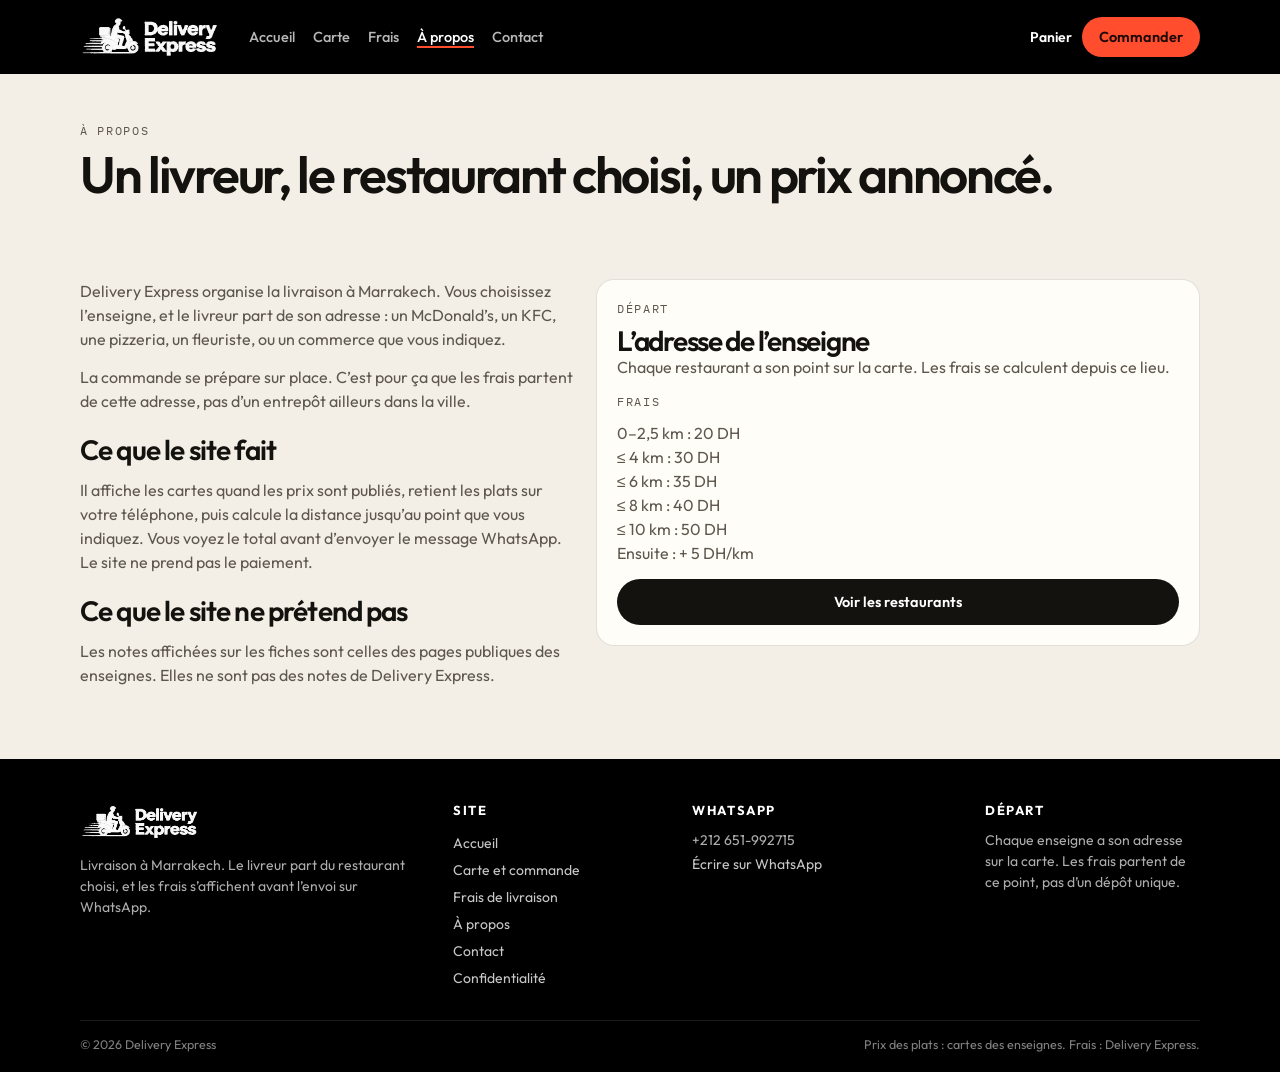
<file: a-propos.html>
<!DOCTYPE html>
<html lang="fr">
<head>
  <meta charset="utf-8">
  <meta name="viewport" content="width=device-width, initial-scale=1">
  <title>À propos — Delivery Express</title>
  <meta name="description" content="Delivery Express livre à Marrakech depuis l’adresse de chaque restaurant, avec des frais calculés sur la route.">
  <meta name="theme-color" content="#000000">
  <link rel="icon" href="assets/logo.png">
  <link rel="preconnect" href="https://fonts.googleapis.com">
  <link rel="preconnect" href="https://fonts.gstatic.com" crossorigin>
  <link href="https://fonts.googleapis.com/css2?family=IBM+Plex+Mono:wght@400;500&family=Outfit:wght@400;500;600;700&display=swap" rel="stylesheet">
  <link rel="stylesheet" href="css/styles.css">
</head>
<body data-page="about">
  <a class="skip" href="#contenu">Aller au contenu</a>
  <header class="header" data-header></header>
  <main id="contenu">
    <div class="wrap page-hero">
      <p class="kicker">À propos</p>
          <h1>Un livreur, le restaurant choisi, un prix annoncé.</h1>
    </div>
    <section class="section">
      <div class="wrap about-grid">
        <div class="prose">
          <p>Delivery Express organise la livraison à Marrakech. Vous choisissez l’enseigne, et le livreur part de son adresse : un McDonald’s, un KFC, une pizzeria, un fleuriste, ou un commerce que vous indiquez.</p>
          <p>La commande se prépare sur place. C’est pour ça que les frais partent de cette adresse, pas d’un entrepôt ailleurs dans la ville.</p>
          <h2>Ce que le site fait</h2>
          <p>Il affiche les cartes quand les prix sont publiés, retient les plats sur votre téléphone, puis calcule la distance jusqu’au point que vous indiquez. Vous voyez le total avant d’envoyer le message WhatsApp. Le site ne prend pas le paiement.</p>
          <h2>Ce que le site ne prétend pas</h2>
          <p>Les notes affichées sur les fiches sont celles des pages publiques des enseignes. Elles ne sont pas des notes de Delivery Express.</p>
        </div>
        <aside class="panel stack">
          <div>
            <p class="kicker">Départ</p>
            <h2 style="font-size: 28px">L’adresse de l’enseigne</h2>
            <p>Chaque restaurant a son point sur la carte. Les frais se calculent depuis ce lieu.</p>
          </div>
          <div>
            <p class="kicker">Frais</p>
            <p>0–2,5 km : 20 DH<br>≤ 4 km : 30 DH<br>≤ 6 km : 35 DH<br>≤ 8 km : 40 DH<br>≤ 10 km : 50 DH<br>Ensuite : + 5 DH/km</p>
          </div>
            <a class="btn btn-dark" href="index.html#restaurants">Voir les restaurants</a>
        </aside>
      </div>
    </section>
  </main>
  <footer class="footer" data-footer></footer>
  <script src="js/fees.js"></script>
  <script src="js/data.js"></script>
  <script src="js/places.js"></script>
  <script src="js/cart.js"></script>
  <script src="js/map.js"></script>
  <script src="js/main.js"></script>
</body>
</html>
</file>
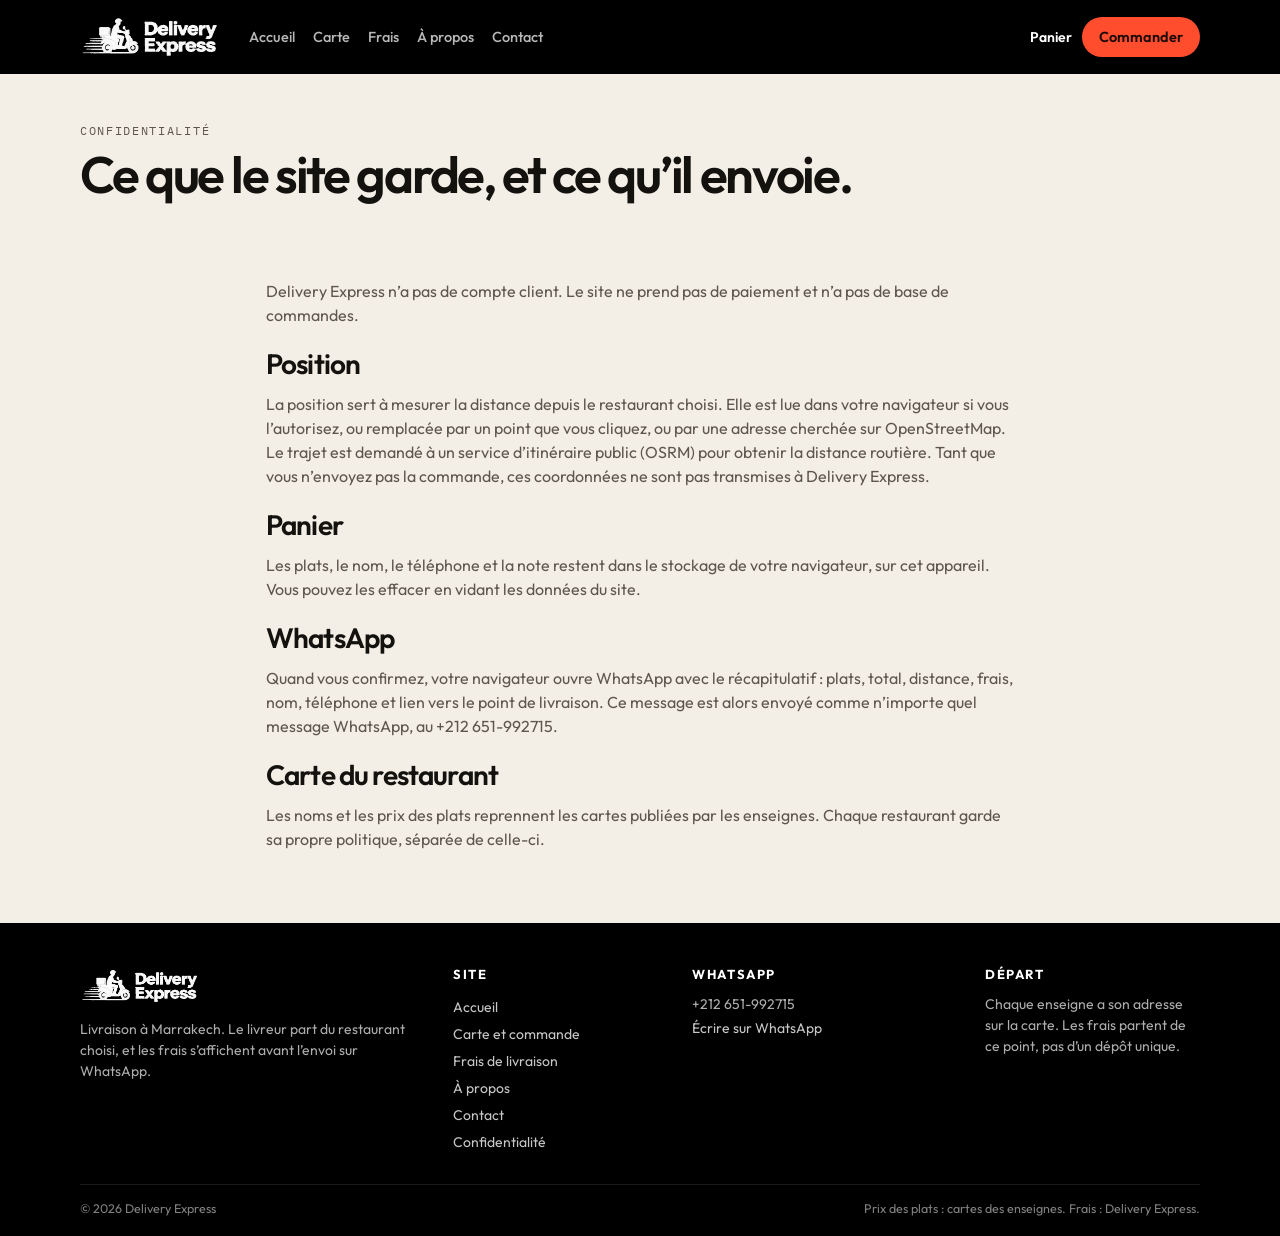
<file: confidentialite.html>
<!DOCTYPE html>
<html lang="fr">
<head>
  <meta charset="utf-8">
  <meta name="viewport" content="width=device-width, initial-scale=1">
  <title>Confidentialité — Delivery Express</title>
  <meta name="description" content="Comment Delivery Express utilise la position, le panier et WhatsApp.">
  <meta name="theme-color" content="#000000">
  <link rel="icon" href="assets/logo.png">
  <link rel="preconnect" href="https://fonts.googleapis.com">
  <link rel="preconnect" href="https://fonts.gstatic.com" crossorigin>
  <link href="https://fonts.googleapis.com/css2?family=IBM+Plex+Mono:wght@400;500&family=Outfit:wght@400;500;600;700&display=swap" rel="stylesheet">
  <link rel="stylesheet" href="css/styles.css">
</head>
<body data-page="privacy">
  <a class="skip" href="#contenu">Aller au contenu</a>
  <header class="header" data-header></header>
  <main id="contenu">
    <div class="wrap page-hero">
      <p class="kicker">Confidentialité</p>
      <h1>Ce que le site garde, et ce qu’il envoie.</h1>
    </div>
    <section class="section">
      <div class="wrap prose">
        <p>Delivery Express n’a pas de compte client. Le site ne prend pas de paiement et n’a pas de base de commandes.</p>
        <h2>Position</h2>
        <p>La position sert à mesurer la distance depuis le restaurant choisi. Elle est lue dans votre navigateur si vous l’autorisez, ou remplacée par un point que vous cliquez, ou par une adresse cherchée sur OpenStreetMap. Le trajet est demandé à un service d’itinéraire public (OSRM) pour obtenir la distance routière. Tant que vous n’envoyez pas la commande, ces coordonnées ne sont pas transmises à Delivery Express.</p>
        <h2>Panier</h2>
        <p>Les plats, le nom, le téléphone et la note restent dans le stockage de votre navigateur, sur cet appareil. Vous pouvez les effacer en vidant les données du site.</p>
        <h2>WhatsApp</h2>
        <p>Quand vous confirmez, votre navigateur ouvre WhatsApp avec le récapitulatif : plats, total, distance, frais, nom, téléphone et lien vers le point de livraison. Ce message est alors envoyé comme n’importe quel message WhatsApp, au +212 651-992715.</p>
        <h2>Carte du restaurant</h2>
        <p>Les noms et les prix des plats reprennent les cartes publiées par les enseignes. Chaque restaurant garde sa propre politique, séparée de celle-ci.</p>
      </div>
    </section>
  </main>
  <footer class="footer" data-footer></footer>
  <script src="js/fees.js"></script>
  <script src="js/data.js"></script>
  <script src="js/places.js"></script>
  <script src="js/cart.js"></script>
  <script src="js/map.js"></script>
  <script src="js/main.js"></script>
</body>
</html>
</file>
<file: css/styles.css>
:root {
  --bg: #f3efe6;
  --ink: #14120f;
  --muted: #5e574e;
  --line: rgba(20, 18, 15, 0.12);
  --white: #fffdf8;
  --black: #000;
  --accent: #ff4d2e;
  --accent-ink: #1a0906;
  --header: 74px;
  --font: "Outfit", "Segoe UI", sans-serif;
  --mono: "IBM Plex Mono", "Cascadia Mono", ui-monospace, monospace;
  --shadow: 0 24px 60px rgba(20, 18, 15, 0.08);
}

* { box-sizing: border-box; }
html { scroll-behavior: smooth; }
body {
  margin: 0;
  background: var(--bg);
  color: var(--ink);
  font-family: var(--font);
  font-size: 16px;
  line-height: 1.5;
}
img { max-width: 100%; display: block; }
.leaflet-container img { max-width: none; }
button, input, select, textarea { font: inherit; color: inherit; }
a { color: inherit; text-decoration: none; }
h1, h2, h3, p { margin: 0; }
::selection { background: #ff4d2e; color: white; }
:focus-visible { outline: 2px solid #ff4d2e; outline-offset: 3px; }
[hidden] { display: none !important; }

.sr-only {
  position: absolute;
  width: 1px;
  height: 1px;
  padding: 0;
  margin: -1px;
  overflow: hidden;
  clip: rect(0, 0, 0, 0);
  border: 0;
}
.skip {
  position: absolute;
  left: 12px;
  top: -40px;
  background: white;
  color: black;
  padding: 8px 12px;
  z-index: 80;
}
.skip:focus { top: 12px; }

.wrap {
  width: min(1120px, calc(100% - 40px));
  margin-inline: auto;
}

.kicker {
  font-family: var(--mono);
  font-size: 12px;
  letter-spacing: 0.14em;
  text-transform: uppercase;
  color: #b42318;
  margin-bottom: 10px;
}
.hero .kicker { color: #ffb199; }

.btn {
  display: inline-flex;
  align-items: center;
  justify-content: center;
  gap: 8px;
  min-height: 46px;
  padding: 0 16px;
  border-radius: 999px;
  border: 1px solid transparent;
  font-weight: 600;
  font-size: 14.5px;
  line-height: 1;
  cursor: pointer;
  text-decoration: none;
  transition: transform 0.15s ease, background 0.15s ease;
}
.btn:hover { transform: translateY(-1px); }
.btn-accent { background: var(--accent); color: var(--accent-ink); }
.btn-accent:hover { background: #ff6a4f; }
.btn-dark { background: var(--ink); color: white; }
.btn-dark:hover { background: #2a261f; }
.btn-light { background: white; color: var(--ink); }
.btn-line { background: transparent; color: var(--ink); border-color: rgba(20, 18, 15, 0.22); }
.btn-ghost { background: transparent; color: white; border-color: rgba(255, 255, 255, 0.28); }
.btn-block { width: 100%; }
.header-cta { min-height: 40px; }

.header {
  position: sticky;
  top: 0;
  z-index: 40;
  height: var(--header);
  background: var(--black);
  color: white;
}
.header-inner {
  height: 100%;
  display: flex;
  align-items: center;
  gap: 22px;
}
.logo img { height: 42px; width: auto; }
.nav { display: flex; gap: 18px; margin-left: 8px; }
.nav a { color: rgba(255, 255, 255, 0.72); font-size: 14.5px; font-weight: 500; }
.nav a[aria-current="page"] { color: white; box-shadow: inset 0 -2px 0 var(--accent); }
.header-tools { margin-left: auto; display: flex; align-items: center; gap: 10px; }
.cart-link {
  color: white;
  font-size: 14px;
  font-weight: 600;
  display: inline-flex;
  align-items: center;
  gap: 6px;
}
.cart-link span {
  min-width: 20px;
  height: 20px;
  border-radius: 999px;
  background: var(--accent);
  color: var(--accent-ink);
  display: inline-grid;
  place-items: center;
  font-size: 12px;
}
.nav-toggle {
  display: none;
  margin-left: auto;
  background: transparent;
  color: white;
  border: 1px solid rgba(255, 255, 255, 0.25);
  border-radius: 999px;
  min-height: 38px;
  padding: 0 12px;
  cursor: pointer;
}

.hero { background: var(--black); color: white; padding: 64px 0 72px; }
.hero-grid {
  display: grid;
  grid-template-columns: 1.25fr 0.75fr;
  gap: 48px;
  align-items: end;
}
.hero h1 {
  font-size: clamp(46px, 6.4vw, 82px);
  line-height: 0.92;
  letter-spacing: -0.048em;
  font-weight: 600;
  max-width: 11ch;
}
.hero-lead {
  margin-top: 20px;
  max-width: 42ch;
  color: rgba(255, 255, 255, 0.78);
  font-size: 18px;
}
.hero-actions { display: flex; flex-wrap: wrap; gap: 10px; margin-top: 28px; }
.hero-card {
  background: #121212;
  border: 1px solid rgba(255, 255, 255, 0.08);
  border-radius: 20px;
  padding: 22px;
}
.bareme { list-style: none; margin: 0; padding: 0; }
.bareme li {
  display: flex;
  justify-content: space-between;
  gap: 16px;
  padding: 12px 0;
  border-bottom: 1px solid rgba(255, 255, 255, 0.1);
  font-size: 15px;
}
.bareme strong { font-family: var(--mono); font-weight: 500; font-size: 14px; }
.hero-note { margin-top: 14px; color: rgba(255, 255, 255, 0.66); font-size: 13.5px; }
.hero-card .btn { margin-top: 16px; }

.section { padding: 72px 0; }
.section-head {
  display: flex;
  justify-content: space-between;
  gap: 28px;
  align-items: end;
  margin-bottom: 22px;
}
.section-head p, .prose p { color: var(--muted); }
.section h2, .page-hero h1, .split h2 {
  font-size: clamp(34px, 4vw, 52px);
  line-height: 0.96;
  letter-spacing: -0.045em;
  font-weight: 600;
}

.steps {
  display: grid;
  grid-template-columns: repeat(3, 1fr);
  gap: 18px;
}
.step {
  padding-top: 16px;
  border-top: 1px solid var(--line);
}
.step b {
  display: block;
  font-family: var(--mono);
  font-size: 12px;
  letter-spacing: 0.12em;
  color: #b42318;
  margin-bottom: 10px;
}
.step h3 { font-size: 22px; letter-spacing: -0.03em; margin-bottom: 8px; }
.step p { color: var(--muted); }

.split {
  display: grid;
  grid-template-columns: 1.2fr 0.8fr;
  gap: 28px;
  align-items: start;
}
.split .lead { margin: 16px 0; color: var(--muted); font-size: 17px; max-width: 52ch; }
.ratings { font-weight: 600; margin-bottom: 18px; }
.ratings span { display: block; font-weight: 400; color: var(--muted); font-size: 13px; }
.info-card, .panel {
  background: var(--white);
  border: 1px solid var(--line);
  border-radius: 18px;
  padding: 20px;
}
.info-card h3 { font-size: 15px; margin: 14px 0 4px; }
.info-card h3:first-child { margin-top: 0; }
.info-card p, .panel p { color: var(--muted); }
.popular {
  display: grid;
  grid-template-columns: repeat(3, 1fr);
  gap: 14px;
  margin-top: 28px;
}

.dish {
  background: var(--white);
  border: 1px solid var(--line);
  border-radius: 16px;
  padding: 0;
  display: flex;
  flex-direction: column;
  gap: 0;
  min-height: 100%;
  overflow: hidden;
  scroll-margin-top: 100px;
}
.dish-photo {
  aspect-ratio: 4 / 3;
  background: #ece7de;
  overflow: hidden;
  position: relative;
}
.dish-photo img {
  position: absolute;
  inset: 0;
  width: 100%;
  height: 100%;
  object-fit: cover;
  object-position: center;
  transform: scale(1.08);
}
.dish-body {
  padding: 14px 16px 16px;
  display: flex;
  flex-direction: column;
  gap: 8px;
  flex: 1;
}
.dish h3 { font-size: 20px; letter-spacing: -0.03em; }
.dish p {
  color: var(--muted);
  font-size: 14px;
  display: -webkit-box;
  -webkit-line-clamp: 3;
  -webkit-box-orient: vertical;
  overflow: hidden;
}
.dish-top, .dish-foot { display: flex; justify-content: space-between; gap: 10px; align-items: center; }
.dish-foot { margin-top: auto; padding-top: 6px; }
.dish-cat { color: var(--muted); font-size: 12px; letter-spacing: 0.04em; text-transform: uppercase; }
.price { font-family: var(--mono); font-size: 13px; font-weight: 500; white-space: nowrap; }
.dish-link { transition: transform 0.15s ease; }
.dish-link:hover { transform: translateY(-2px); }
.text-link { font-weight: 600; font-size: 14px; }
.tag {
  display: inline-flex;
  border: 1px solid var(--line);
  border-radius: 999px;
  padding: 2px 7px;
  font-size: 11px;
  letter-spacing: 0.04em;
  text-transform: uppercase;
}

.page-hero { padding: 36px 0 8px; }
.page-hero p { max-width: 62ch; color: var(--muted); margin-top: 12px; }
.notice {
  margin: 18px 0;
  padding: 12px 14px;
  border-left: 3px solid var(--accent);
  background: rgba(255, 77, 46, 0.08);
  border-radius: 0 12px 12px 0;
  color: var(--ink);
  font-size: 14.5px;
}

.menu-tools { display: grid; gap: 12px; margin: 18px 0; }
.menu-tools input, .checkout input, .checkout textarea, .search input, .shape select {
  width: 100%;
  min-height: 46px;
  border-radius: 12px;
  border: 1px solid var(--line);
  background: var(--white);
  padding: 0 12px;
}
.checkout textarea { min-height: 110px; padding: 12px; resize: vertical; }
.chips {
  display: flex;
  gap: 8px;
  overflow-x: auto;
  padding: 8px 0 12px;
  position: sticky;
  top: var(--header);
  z-index: 20;
  background: linear-gradient(var(--bg), var(--bg) 80%, transparent);
}
.chip {
  border: 1px solid var(--line);
  background: transparent;
  border-radius: 999px;
  padding: 8px 12px;
  cursor: pointer;
  white-space: nowrap;
  font-size: 13.5px;
  color: inherit;
  text-decoration: none;
  display: inline-block;
}
.chip.is-on { background: var(--ink); color: white; border-color: var(--ink); }

.place-grid {
  display: grid;
  grid-template-columns: repeat(3, 1fr);
  gap: 14px;
}
.place-card {
  background: var(--white);
  border: 1px solid var(--line);
  border-radius: 16px;
  overflow: hidden;
  display: flex;
  flex-direction: column;
  min-height: 100%;
}
.place-video, .place-fallback {
  aspect-ratio: 16 / 10;
  width: 100%;
  background: #1c1c1c;
  object-fit: cover;
  display: block;
}
video.place-video {
  pointer-events: none;
}
.place-fallback {
  display: grid;
  place-items: center;
  color: white;
  font-weight: 600;
  letter-spacing: -0.03em;
  font-size: 28px;
  text-align: center;
  padding: 16px;
}
.place-body { padding: 14px 14px 16px; display: flex; flex-direction: column; gap: 8px; flex: 1; }
.place-body h3 { font-size: 22px; letter-spacing: -0.03em; }
.place-body p { color: var(--muted); font-size: 14.5px; }
.place-rate { font-weight: 600; color: var(--ink) !important; }
.place-rate span { font-weight: 400; color: var(--muted); font-size: 12px; }
.place-start { font-size: 13px !important; }
.place-body .btn { margin-top: auto; align-self: flex-start; }
.origin-pick { display: grid; gap: 6px; margin-bottom: 10px; font-size: 13px; font-weight: 600; }
.origin-pick select {
  font: inherit;
  font-weight: 500;
  padding: 12px 14px;
  border-radius: 12px;
  border: 1px solid var(--line);
  background: white;
}
.menu-group { margin-bottom: 26px; }
.menu-group h2 { font-size: 28px; letter-spacing: -0.04em; margin-bottom: 12px; }
.menu-grid { display: grid; grid-template-columns: 1fr 1fr; gap: 12px; }
.shape { display: grid; gap: 6px; font-size: 13px; color: var(--muted); }
.empty-filter { color: var(--muted); }

.order-layout {
  display: grid;
  grid-template-columns: minmax(0, 1fr) 320px;
  gap: 22px;
  align-items: start;
}
.cart {
  position: sticky;
  top: 90px;
  background: var(--white);
  border: 1px solid var(--line);
  border-radius: 18px;
  padding: 16px;
  box-shadow: var(--shadow);
}
.cart-head { display: flex; justify-content: space-between; align-items: center; margin-bottom: 8px; }
.cart-head h2 { font-size: 22px; letter-spacing: -0.03em; }
.icon-x {
  display: none;
  width: 36px;
  height: 36px;
  border-radius: 50%;
  border: 1px solid var(--line);
  background: white;
  cursor: pointer;
}
.cart-empty { color: var(--muted); font-size: 14px; padding: 8px 0 12px; }
.line { display: flex; justify-content: space-between; gap: 10px; padding: 10px 0; border-top: 1px solid var(--line); align-items: center; }
.line-main { display: flex; gap: 10px; align-items: center; min-width: 0; }
.line-photo { width: 46px; height: 46px; object-fit: cover; border-radius: 8px; flex: none; }
.line-note { display: block; color: var(--muted); font-size: 12px; }
.line-right { display: grid; justify-items: end; gap: 6px; }
.qty { display: inline-flex; align-items: center; border: 1px solid var(--line); border-radius: 999px; }
.qty button {
  width: 28px;
  height: 28px;
  border: 0;
  background: transparent;
  cursor: pointer;
}
.qty span { min-width: 16px; text-align: center; font-size: 14px; }
.totals { display: grid; gap: 6px; margin: 8px 0 12px; }
.totals div, .receipt dl div { display: flex; justify-content: space-between; gap: 12px; }
.totals-grand { padding-top: 8px; border-top: 1px solid var(--line); font-size: 18px; }
.cart-bar, .cart-backdrop { display: none; }

.delivery-bar { display: grid; grid-template-columns: 1.4fr auto; gap: 10px; margin-bottom: 10px; }
.search { display: grid; grid-template-columns: 1fr auto; gap: 8px; }
.delivery-actions { display: flex; gap: 8px; }
.delivery-status { color: var(--muted); font-size: 14px; min-height: 1.4em; margin-bottom: 10px; }
.delivery-results { display: grid; gap: 6px; margin-bottom: 10px; }
.delivery-results button {
  text-align: left;
  background: var(--white);
  border: 1px solid var(--line);
  border-radius: 12px;
  padding: 10px 12px;
  cursor: pointer;
}
.delivery-stage { display: grid; grid-template-columns: 1.35fr 0.72fr; gap: 14px; align-items: start; }
.map, .pin-map { height: 520px; border-radius: 18px; overflow: hidden; background: #d9d3c7; }
.zone-legend {
  display: flex;
  flex-wrap: wrap;
  gap: 14px;
  list-style: none;
  padding: 10px 0 0;
  margin: 0;
  color: var(--muted);
  font-size: 13px;
}
.zone-legend li { display: inline-flex; align-items: center; gap: 6px; }
.swatch { width: 10px; height: 10px; border-radius: 50%; display: inline-block; }
.s2 { background: #3d8c2a; }
.s5 { background: #c47b12; }
.s8 { background: #ff4d2e; }

.receipt {
  background: var(--white);
  border: 1px solid var(--line);
  border-left: 3px solid var(--accent);
  border-radius: 16px;
  padding: 16px;
}
.receipt-kicker {
  font-family: var(--mono);
  font-size: 11px;
  letter-spacing: 0.14em;
  text-transform: uppercase;
  color: var(--muted);
}
.receipt-empty { margin: 8px 0 12px; }
.receipt-fee {
  font-size: 56px;
  line-height: 0.9;
  letter-spacing: -0.05em;
  font-weight: 600;
  margin: 8px 0 4px;
}
.receipt-fee span { font-size: 18px; letter-spacing: 0; }
.receipt-zone { font-weight: 600; margin-bottom: 10px; }
.receipt dl { margin: 0; }
.receipt dl div { padding: 7px 0; border-top: 1px solid var(--line); font-size: 14px; }
.receipt dd { margin: 0; text-align: right; font-family: var(--mono); font-size: 12.5px; }
.receipt-address { margin-top: 10px; color: var(--muted); font-size: 13.5px; }
.receipt-warn { margin-top: 8px; font-size: 13px; color: #7a3410; }

.checkout { display: grid; gap: 10px; margin-top: 12px; }
.checkout label, .stack label { display: grid; gap: 6px; font-size: 13px; font-weight: 600; }
.form-error { color: #9d1c12; font-size: 14px; margin: 0; }
.fine { color: var(--muted); font-size: 12.5px; }

.dx-pin { background: transparent; border: 0; }
.pin {
  display: block;
  width: 16px;
  height: 16px;
  border-radius: 50%;
  border: 2px solid white;
  background: var(--accent);
  box-shadow: 0 4px 12px rgba(0, 0, 0, 0.35);
}
.pin-rest { background: white; border-color: var(--accent); }
.leaflet-tooltip.map-label {
  background: #111;
  color: white;
  border: 0;
  border-radius: 999px;
  padding: 3px 7px;
  font-family: var(--font);
  font-size: 12px;
  font-weight: 600;
  box-shadow: none;
}
.leaflet-tooltip.map-label::before { display: none; }

.examples { width: 100%; border-collapse: collapse; background: var(--white); border-radius: 16px; overflow: hidden; }
.examples th, .examples td { text-align: left; padding: 13px 16px; border-bottom: 1px solid var(--line); }
.examples th { font-size: 12px; letter-spacing: 0.08em; text-transform: uppercase; color: var(--muted); font-weight: 600; }
.examples td:last-child, .examples th:last-child { text-align: right; font-family: var(--mono); }

.prose { display: grid; gap: 14px; max-width: 68ch; }
.prose h2 { font-size: 28px; letter-spacing: -0.03em; margin-top: 10px; }
.prose a { text-decoration: underline; text-underline-offset: 3px; }
.contact-grid, .about-grid {
  display: grid;
  grid-template-columns: 0.9fr 1.1fr;
  gap: 22px;
  align-items: start;
}
.stack { display: grid; gap: 14px; }
.hours { width: 100%; border-collapse: collapse; }
.hours th, .hours td { text-align: left; padding: 8px 0; border-bottom: 1px solid var(--line); font-weight: 500; }
.hours td { text-align: right; color: var(--muted); }

.footer { background: var(--black); color: white; padding: 42px 0 18px; }
.footer-grid { display: grid; grid-template-columns: 1.3fr 0.8fr 1fr 0.8fr; gap: 24px; }
.footer .logo img { height: 36px; margin-bottom: 12px; }
.footer p { color: rgba(255, 255, 255, 0.68); font-size: 14px; }
.footer h2 { font-size: 13px; letter-spacing: 0.12em; text-transform: uppercase; margin-bottom: 10px; }
.footer a { display: block; color: rgba(255, 255, 255, 0.78); font-size: 14px; padding: 3px 0; }
.footer-base {
  display: flex;
  justify-content: space-between;
  gap: 12px;
  margin-top: 28px;
  padding-top: 14px;
  border-top: 1px solid rgba(255, 255, 255, 0.1);
  color: rgba(255, 255, 255, 0.5);
  font-size: 12.5px;
}

@media (max-width: 980px) {
  .hero-grid, .steps, .split, .popular, .place-grid, .delivery-stage, .contact-grid, .about-grid, .footer-grid, .delivery-bar {
    grid-template-columns: 1fr;
  }
  .menu-grid { grid-template-columns: 1fr; }
  .popular, .place-grid { grid-template-columns: 1fr 1fr; }
  .map, .pin-map { height: 380px; }
  .delivery-actions { display: grid; grid-template-columns: 1fr 1fr; }
  .section-head, .footer-base { display: grid; }
}

@media (max-width: 820px) {
  .order-layout { display: block; }
  .cart {
    position: fixed;
    left: 0;
    right: 0;
    bottom: 0;
    top: auto;
    z-index: 60;
    max-height: min(78vh, 640px);
    overflow: auto;
    border-radius: 20px 20px 0 0;
    transform: translateY(110%);
    transition: transform 0.2s ease;
  }
  .cart.is-open { transform: translateY(0); }
  .icon-x { display: inline-grid; place-items: center; }
  .cart-backdrop {
    display: block;
    position: fixed;
    inset: 0;
    background: rgba(0, 0, 0, 0.48);
    z-index: 55;
  }
  .cart-bar {
    display: block;
    position: fixed;
    left: 12px;
    right: 12px;
    bottom: 12px;
    z-index: 45;
  }
  .cart-bar button {
    width: 100%;
    min-height: 54px;
    border: 0;
    border-radius: 16px;
    background: var(--ink);
    color: white;
    display: flex;
    justify-content: space-between;
    align-items: center;
    padding: 0 16px;
    cursor: pointer;
    font-weight: 600;
  }
  body[data-page="carte"] { padding-bottom: 84px; }
  body.cart-open .cart-bar { visibility: hidden; }
  body.cart-open { overflow: hidden; }
}

@media (max-width: 860px) {
  .nav-toggle { display: inline-flex; }
  .header-cta { display: none; }
  .nav {
    display: none;
    position: absolute;
    left: 0;
    right: 0;
    top: 100%;
    background: #000;
    padding: 8px 22px 18px;
    flex-direction: column;
    gap: 12px;
  }
  .nav.is-open { display: flex; }
  .header-inner { gap: 12px; }
  .logo img { height: 34px; }
}

@media (max-width: 640px) {
  .wrap { width: min(1120px, calc(100% - 28px)); }
  .hero { padding: 36px 0 42px; }
  .popular, .place-grid { grid-template-columns: 1fr; }
  .receipt-fee { font-size: 46px; }
  .search { grid-template-columns: 1fr; }
}

@media (prefers-reduced-motion: reduce) {
  html { scroll-behavior: auto; }
  * { transition: none !important; }
}
</file>
